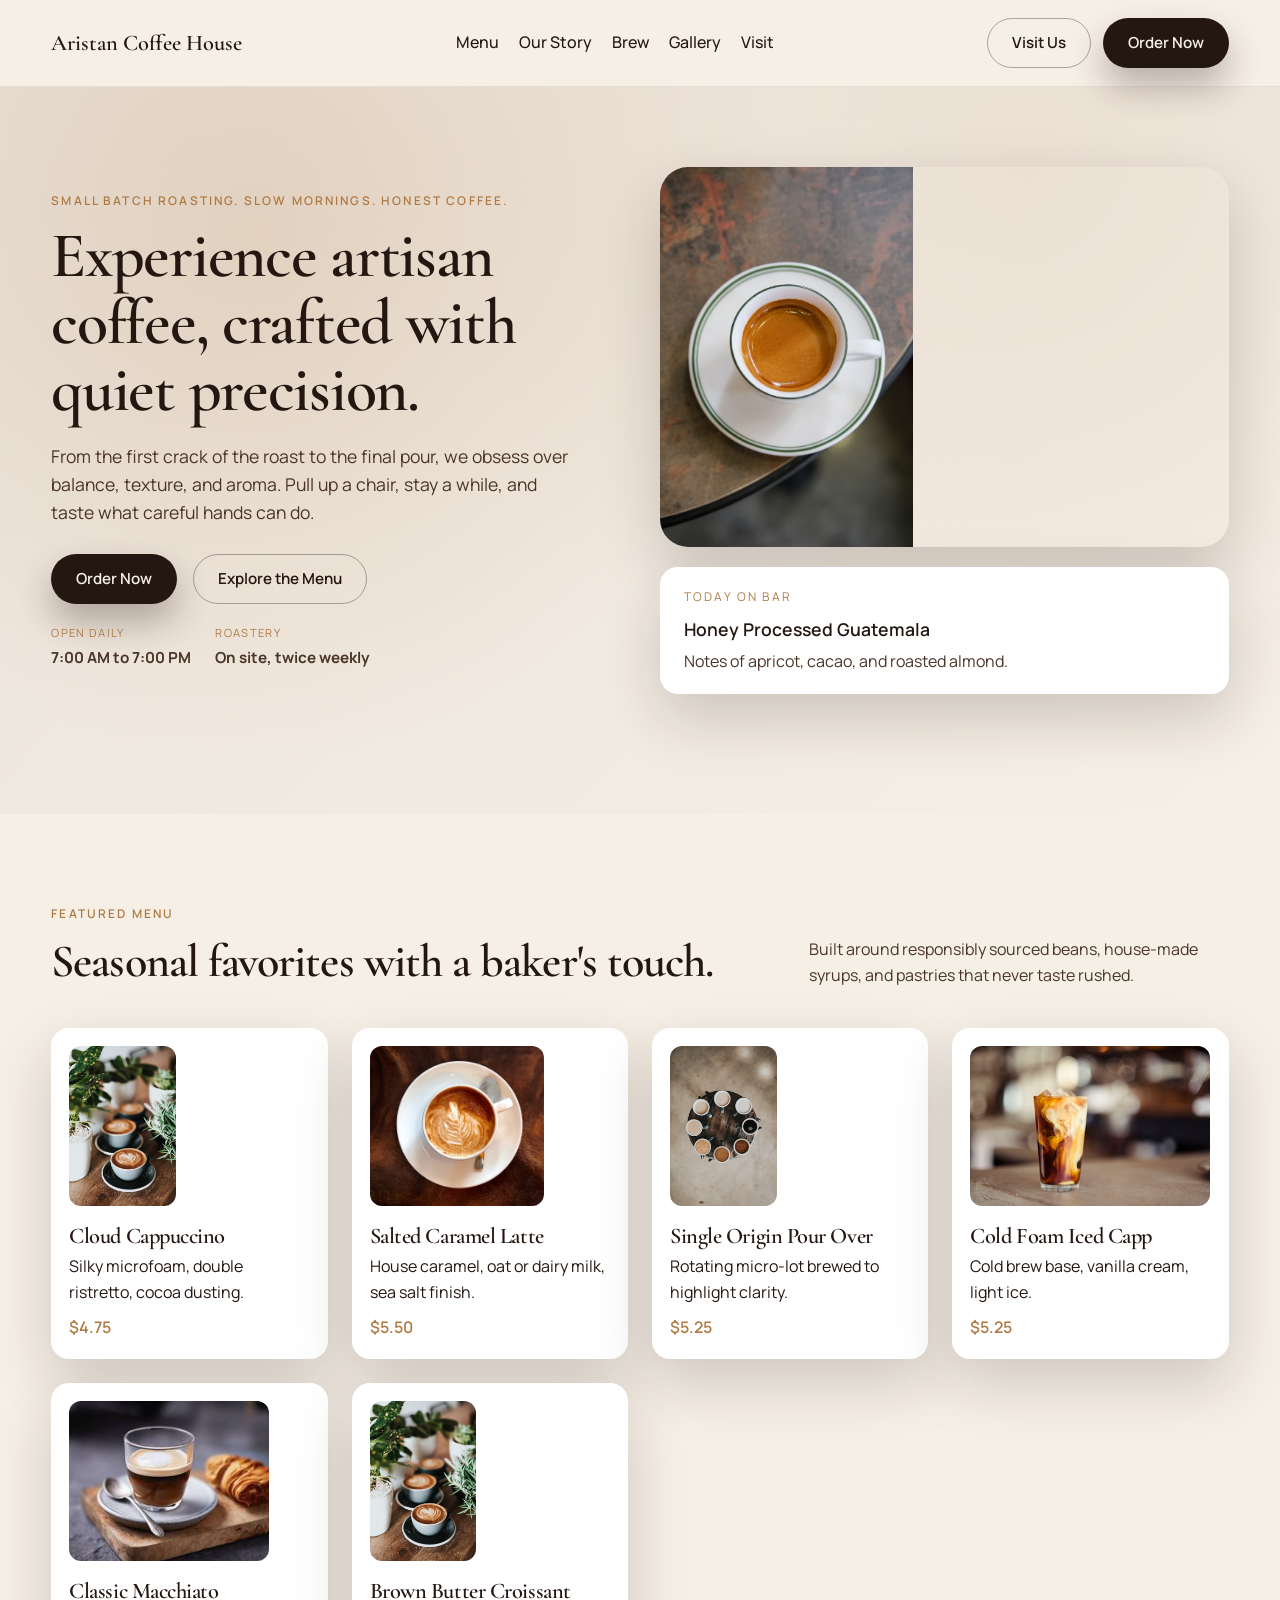
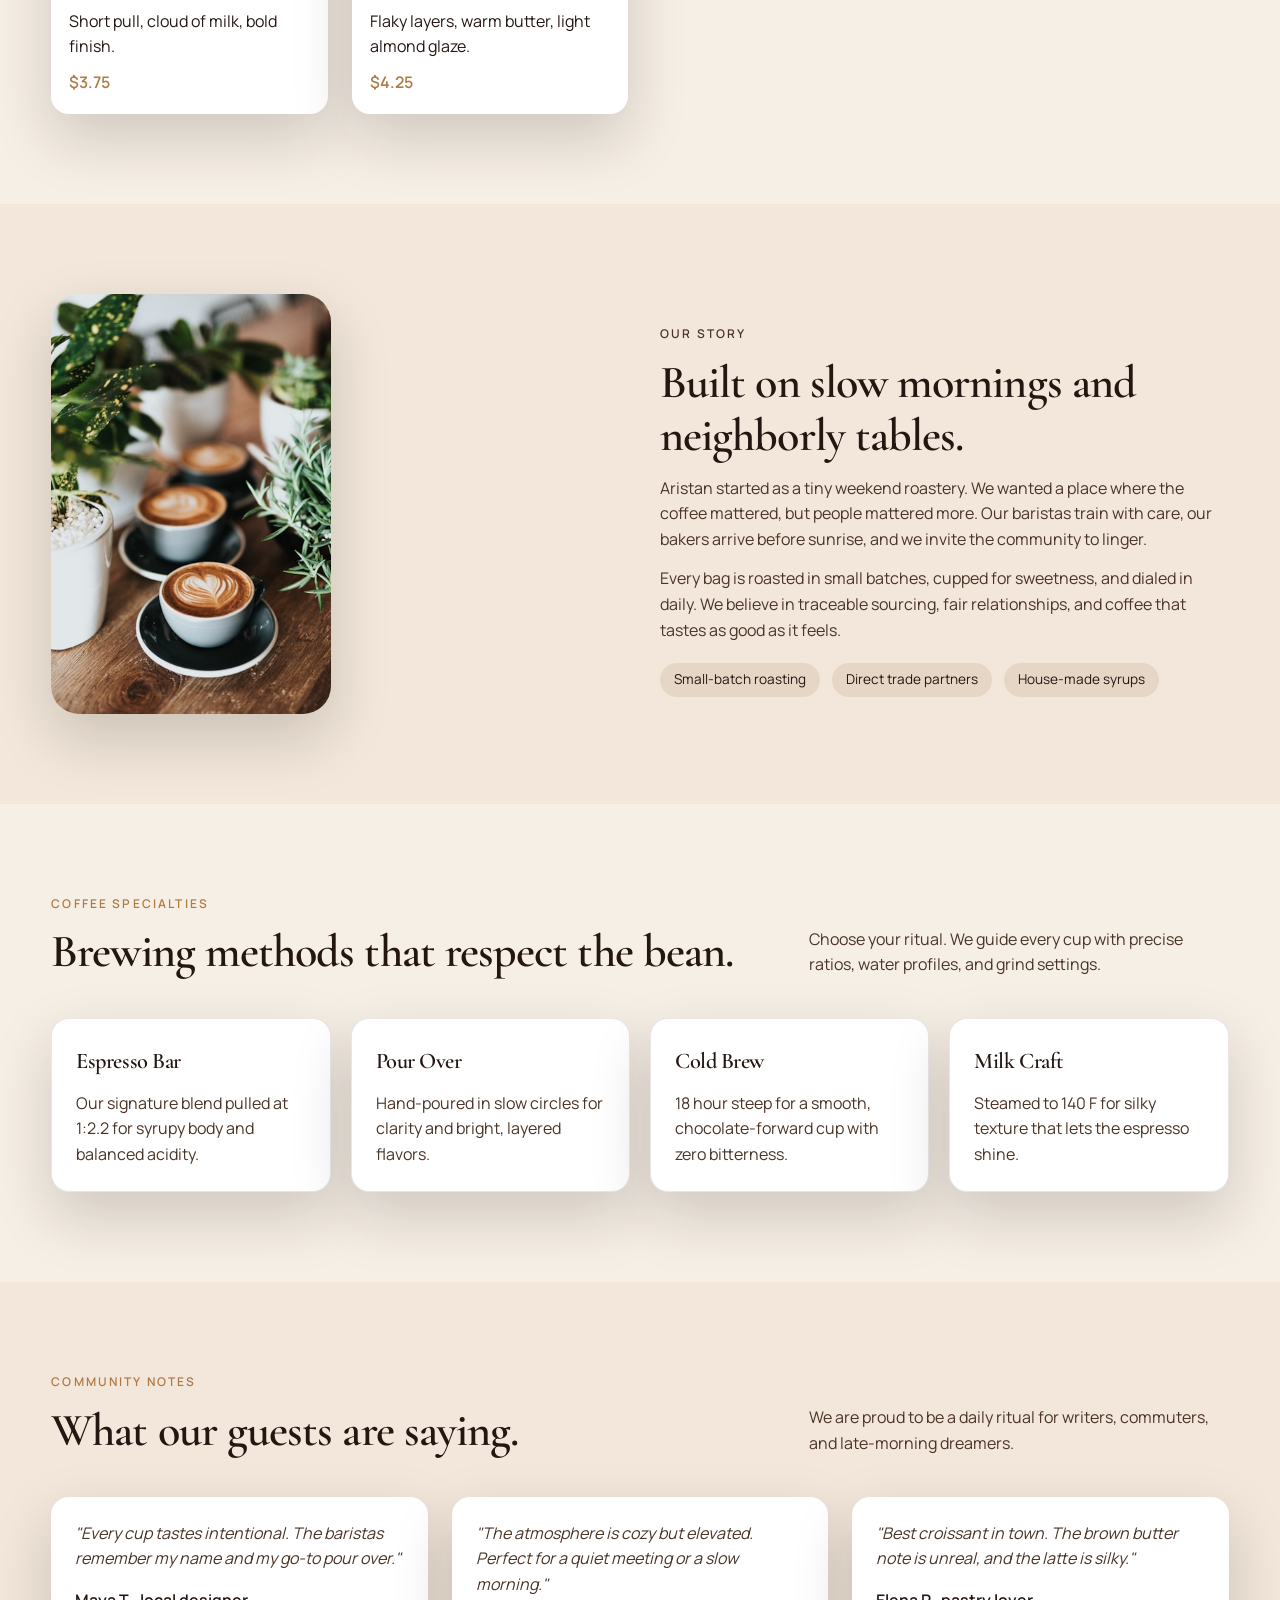
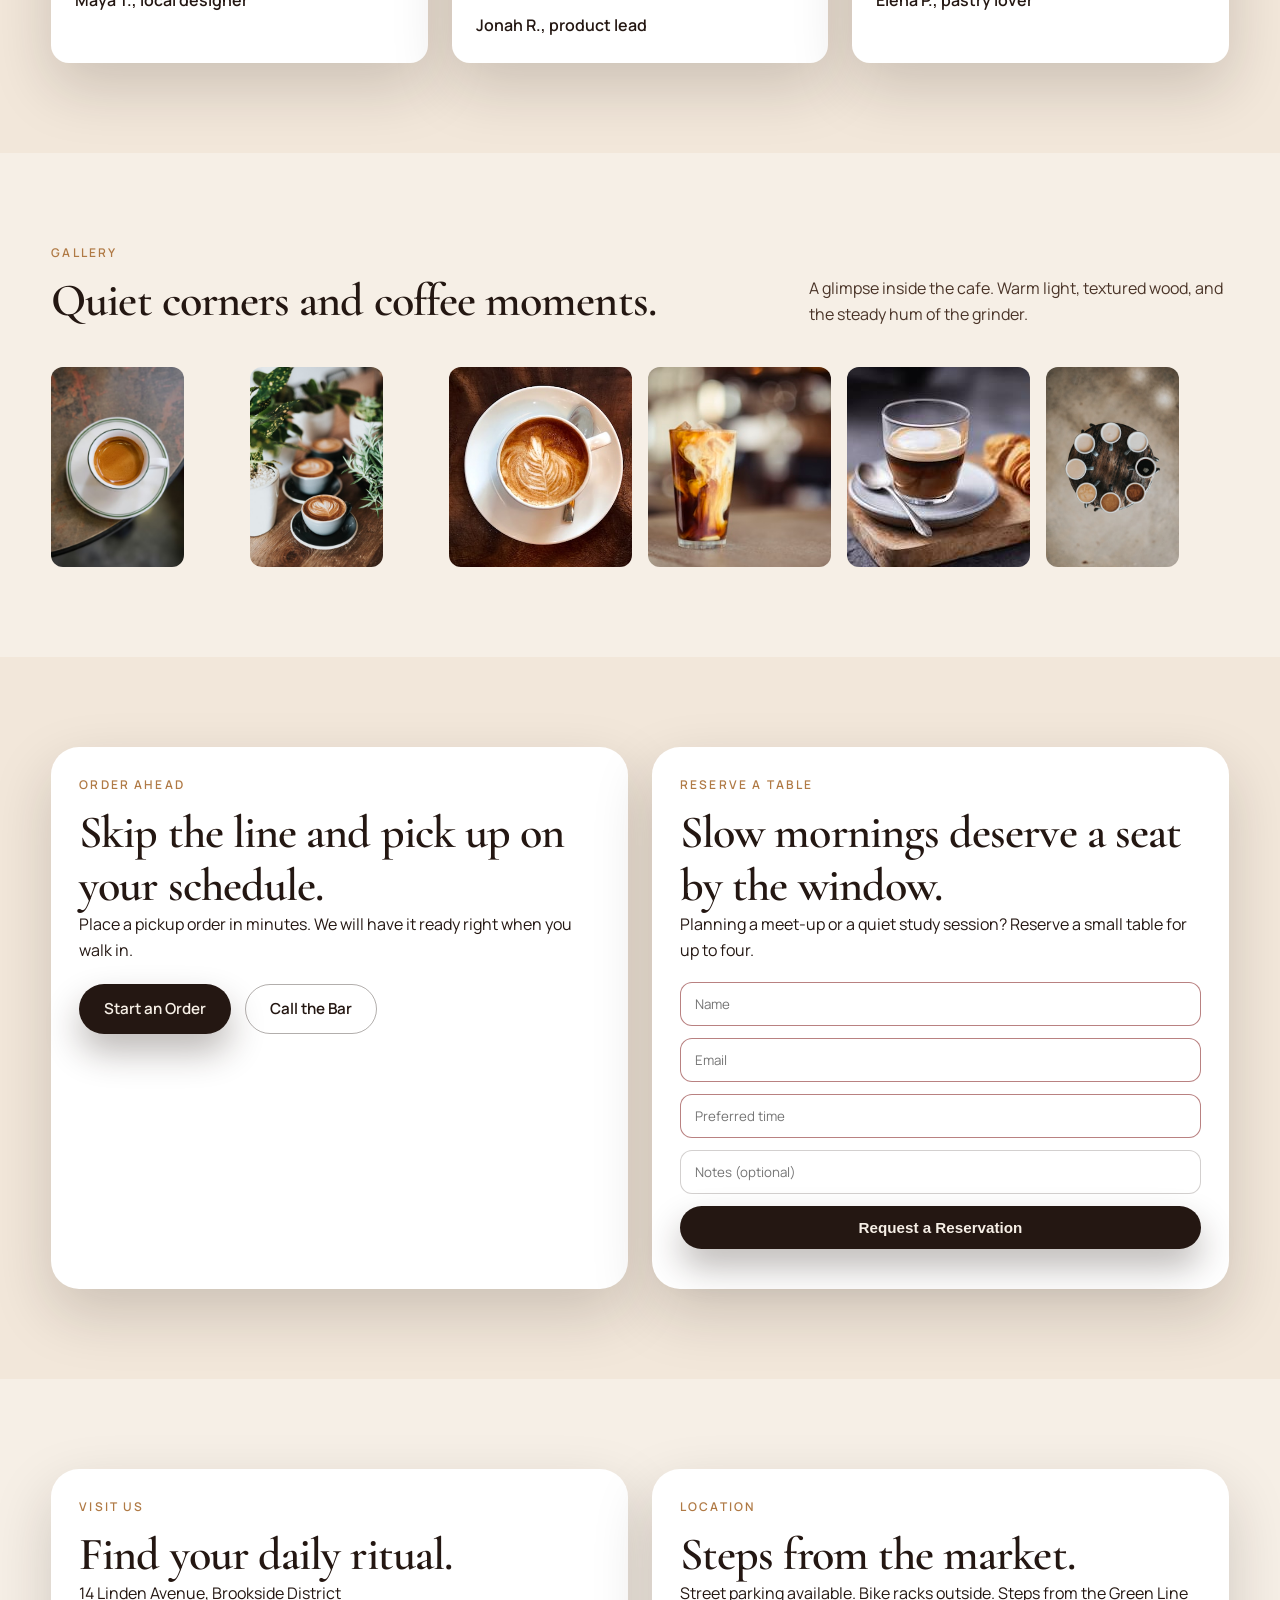
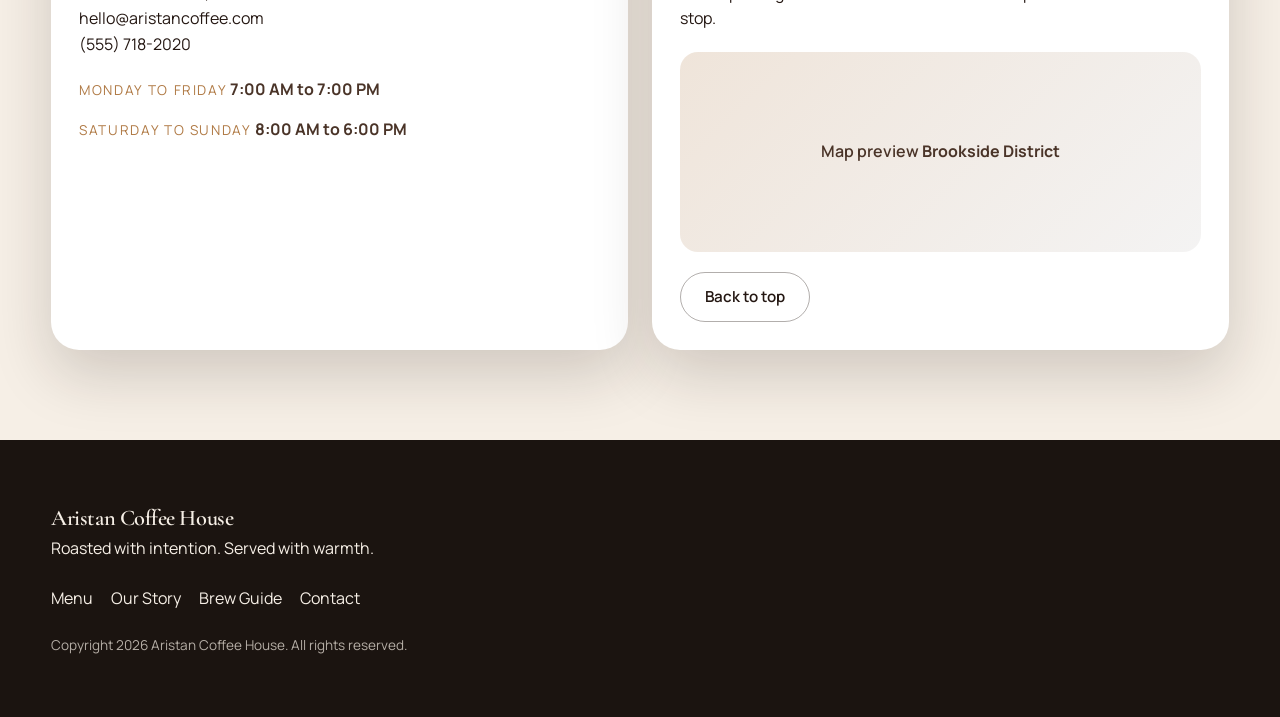
<file: index.html>
﻿<!DOCTYPE html>
<html lang="en">
<head>
  <meta charset="UTF-8" />
  <meta name="viewport" content="width=device-width, initial-scale=1" />
  <title>Aristan Coffee House</title>
  <link rel="preconnect" href="https://fonts.googleapis.com" />
  <link rel="preconnect" href="https://fonts.gstatic.com" crossorigin />
  <link href="https://fonts.googleapis.com/css2?family=Cormorant+Garamond:wght@400;500;600;700&family=Manrope:wght@300;400;500;600;700&display=swap" rel="stylesheet" />
  <link rel="stylesheet" href="style.css" />
</head>
<body>
  <header class="site-header" id="top">
    <div class="nav-inner">
      <a class="brand" href="#top">Aristan Coffee House</a>
      <button class="nav-toggle" type="button" aria-expanded="false" aria-controls="nav-menu">Menu</button>
      <nav class="nav-links" id="nav-menu" aria-label="Primary">
        <a href="#menu">Menu</a>
        <a href="#story">Our Story</a>
        <a href="#brew">Brew</a>
        <a href="#gallery">Gallery</a>
        <a href="#contact">Visit</a>
      </nav>
      <div class="nav-cta">
        <a class="btn btn-ghost" href="#visit">Visit Us</a>
        <a class="btn btn-primary" href="menu.html">Order Now</a>
      </div>
    </div>
  </header>

  <main>
    <section class="hero" aria-labelledby="hero-title">
      <div class="hero-ambient"></div>
      <div class="container hero-grid">
        <div class="hero-copy fade-in">
          <p class="kicker">Small batch roasting. Slow mornings. Honest coffee.</p>
          <h1 id="hero-title">Experience artisan coffee, crafted with quiet precision.</h1>
          <p class="lead">From the first crack of the roast to the final pour, we obsess over balance, texture, and aroma. Pull up a chair, stay a while, and taste what careful hands can do.</p>
          <div class="hero-actions">
            <a class="btn btn-primary" href="menu.html">Order Now</a>
            <a class="btn btn-ghost" href="#menu">Explore the Menu</a>
          </div>
          <div class="hero-details">
            <div>
              <span class="detail-label">Open daily</span>
              <strong>7:00 AM to 7:00 PM</strong>
            </div>
            <div>
              <span class="detail-label">Roastery</span>
              <strong>On site, twice weekly</strong>
            </div>
          </div>
        </div>
        <div class="hero-media fade-in">
          <div class="hero-image">
            <img src="images/espresso.jpg" alt="Fresh espresso with crema" />
          </div>
          <div class="hero-card">
            <p class="card-title">Today on bar</p>
            <p class="card-name">Honey Processed Guatemala</p>
            <p class="card-note">Notes of apricot, cacao, and roasted almond.</p>
          </div>
        </div>
      </div>
    </section>

    <section class="section" id="menu">
      <div class="container">
        <div class="section-header reveal">
          <div>
            <p class="kicker">Featured menu</p>
            <h2>Seasonal favorites with a baker's touch.</h2>
          </div>
          <p class="section-lead">Built around responsibly sourced beans, house-made syrups, and pastries that never taste rushed.</p>
        </div>
        <div class="menu-cards reveal">
          <article class="menu-card">
            <img src="images/cappuccino.jpg" alt="Cappuccino with latte art" />
            <div>
              <h3>Cloud Cappuccino</h3>
              <p>Silky microfoam, double ristretto, cocoa dusting.</p>
              <span class="price">$4.75</span>
            </div>
          </article>
          <article class="menu-card">
            <img src="images/caramellatte.jpg" alt="Caramel latte" />
            <div>
              <h3>Salted Caramel Latte</h3>
              <p>House caramel, oat or dairy milk, sea salt finish.</p>
              <span class="price">$5.50</span>
            </div>
          </article>
          <article class="menu-card">
            <img src="images/hotcoffee.jpg" alt="Filter coffee" />
            <div>
              <h3>Single Origin Pour Over</h3>
              <p>Rotating micro-lot brewed to highlight clarity.</p>
              <span class="price">$5.25</span>
            </div>
          </article>
          <article class="menu-card">
            <img src="images/icedcapp.jpg" alt="Iced cappuccino" />
            <div>
              <h3>Cold Foam Iced Capp</h3>
              <p>Cold brew base, vanilla cream, light ice.</p>
              <span class="price">$5.25</span>
            </div>
          </article>
          <article class="menu-card">
            <img src="images/macchiato.jpg" alt="Macchiato" />
            <div>
              <h3>Classic Macchiato</h3>
              <p>Short pull, cloud of milk, bold finish.</p>
              <span class="price">$3.75</span>
            </div>
          </article>
          <article class="menu-card">
            <img src="images/cappuccino.jpg" alt="Pastry with coffee" />
            <div>
              <h3>Brown Butter Croissant</h3>
              <p>Flaky layers, warm butter, light almond glaze.</p>
              <span class="price">$4.25</span>
            </div>
          </article>
        </div>
      </div>
    </section>

    <section class="section section-contrast" id="story">
      <div class="container split">
        <div class="split-image reveal">
          <img src="images/cappuccino.jpg" alt="Latte art in a warm cafe" />
        </div>
        <div class="split-text reveal">
          <p class="kicker">Our story</p>
          <h2>Built on slow mornings and neighborly tables.</h2>
          <p>Aristan started as a tiny weekend roastery. We wanted a place where the coffee mattered, but people mattered more. Our baristas train with care, our bakers arrive before sunrise, and we invite the community to linger.</p>
          <p>Every bag is roasted in small batches, cupped for sweetness, and dialed in daily. We believe in traceable sourcing, fair relationships, and coffee that tastes as good as it feels.</p>
          <div class="pill-row">
            <span class="pill">Small-batch roasting</span>
            <span class="pill">Direct trade partners</span>
            <span class="pill">House-made syrups</span>
          </div>
        </div>
      </div>
    </section>

    <section class="section" id="brew">
      <div class="container">
        <div class="section-header reveal">
          <div>
            <p class="kicker">Coffee specialties</p>
            <h2>Brewing methods that respect the bean.</h2>
          </div>
          <p class="section-lead">Choose your ritual. We guide every cup with precise ratios, water profiles, and grind settings.</p>
        </div>
        <div class="method-grid reveal">
          <article class="method-card">
            <h3>Espresso Bar</h3>
            <p>Our signature blend pulled at 1:2.2 for syrupy body and balanced acidity.</p>
          </article>
          <article class="method-card">
            <h3>Pour Over</h3>
            <p>Hand-poured in slow circles for clarity and bright, layered flavors.</p>
          </article>
          <article class="method-card">
            <h3>Cold Brew</h3>
            <p>18 hour steep for a smooth, chocolate-forward cup with zero bitterness.</p>
          </article>
          <article class="method-card">
            <h3>Milk Craft</h3>
            <p>Steamed to 140 F for silky texture that lets the espresso shine.</p>
          </article>
        </div>
      </div>
    </section>

    <section class="section section-contrast" id="testimonials">
      <div class="container">
        <div class="section-header reveal">
          <div>
            <p class="kicker">Community notes</p>
            <h2>What our guests are saying.</h2>
          </div>
          <p class="section-lead">We are proud to be a daily ritual for writers, commuters, and late-morning dreamers.</p>
        </div>
        <div class="testimonial-grid reveal">
          <article class="testimonial-card">
            <p class="quote">"Every cup tastes intentional. The baristas remember my name and my go-to pour over."</p>
            <p class="author">Maya T., local designer</p>
          </article>
          <article class="testimonial-card">
            <p class="quote">"The atmosphere is cozy but elevated. Perfect for a quiet meeting or a slow morning."</p>
            <p class="author">Jonah R., product lead</p>
          </article>
          <article class="testimonial-card">
            <p class="quote">"Best croissant in town. The brown butter note is unreal, and the latte is silky."</p>
            <p class="author">Elena P., pastry lover</p>
          </article>
        </div>
      </div>
    </section>

    <section class="section" id="gallery">
      <div class="container">
        <div class="section-header reveal">
          <div>
            <p class="kicker">Gallery</p>
            <h2>Quiet corners and coffee moments.</h2>
          </div>
          <p class="section-lead">A glimpse inside the cafe. Warm light, textured wood, and the steady hum of the grinder.</p>
        </div>
        <div class="gallery-grid reveal">
          <img src="images/espresso.jpg" alt="Espresso shot" />
          <img src="images/cappuccino.jpg" alt="Latte art" />
          <img src="images/caramellatte.jpg" alt="Latte in a ceramic cup" />
          <img src="images/icedcapp.jpg" alt="Iced coffee" />
          <img src="images/macchiato.jpg" alt="Macchiato with foam" />
          <img src="images/hotcoffee.jpg" alt="Brewed coffee" />
        </div>
      </div>
    </section>

    <section class="section section-contrast" id="visit">
      <div class="container order-grid">
        <div class="order-card reveal">
          <p class="kicker">Order ahead</p>
          <h2>Skip the line and pick up on your schedule.</h2>
          <p>Place a pickup order in minutes. We will have it ready right when you walk in.</p>
          <div class="order-actions">
            <a class="btn btn-primary" href="menu.html">Start an Order</a>
            <a class="btn btn-ghost" href="#contact">Call the Bar</a>
          </div>
        </div>
        <div class="order-card reveal">
          <p class="kicker">Reserve a table</p>
          <h2>Slow mornings deserve a seat by the window.</h2>
          <p>Planning a meet-up or a quiet study session? Reserve a small table for up to four.</p>
          <form class="reservation-form" data-form action="https://formspree.io/f/your-id" method="POST" novalidate>
            <label class="sr-only" for="res-name">Name</label>
            <input id="res-name" type="text" name="name" placeholder="Name" autocomplete="name" required />

            <label class="sr-only" for="res-email">Email</label>
            <input id="res-email" type="email" name="email" placeholder="Email" autocomplete="email" required />

            <label class="sr-only" for="res-time">Preferred time</label>
            <input id="res-time" type="text" name="time" placeholder="Preferred time" autocomplete="off" required />

            <label class="sr-only" for="res-notes">Notes</label>
            <input id="res-notes" type="text" name="notes" placeholder="Notes (optional)" autocomplete="off" />

            <label class="sr-only" for="res-company">Company</label>
            <input id="res-company" class="hp-field" type="text" name="company" tabindex="-1" autocomplete="off" />

            <button class="btn btn-primary" type="submit">Request a Reservation</button>
            <p class="form-status" role="status" aria-live="polite"></p>
          </form>
        </div>
      </div>
    </section>

    <section class="section" id="contact">
      <div class="container contact-grid">
        <div class="contact-card reveal">
          <p class="kicker">Visit us</p>
          <h2>Find your daily ritual.</h2>
          <p>14 Linden Avenue, Brookside District</p>
          <p>hello@aristancoffee.com</p>
          <p>(555) 718-2020</p>
          <div class="hours">
            <div>
              <span>Monday to Friday</span>
              <strong>7:00 AM to 7:00 PM</strong>
            </div>
            <div>
              <span>Saturday to Sunday</span>
              <strong>8:00 AM to 6:00 PM</strong>
            </div>
          </div>
        </div>
        <div class="contact-card reveal">
          <p class="kicker">Location</p>
          <h2>Steps from the market.</h2>
          <p>Street parking available. Bike racks outside. Steps from the Green Line stop.</p>
          <div class="map-placeholder">
            <div>
              <span>Map preview</span>
              <strong>Brookside District</strong>
            </div>
          </div>
          <a class="btn btn-ghost" href="#top">Back to top</a>
        </div>
      </div>
    </section>
  </main>

  <footer class="footer">
    <div class="container footer-inner">
      <div>
        <h3>Aristan Coffee House</h3>
        <p>Roasted with intention. Served with warmth.</p>
      </div>
      <div class="footer-links">
        <a href="#menu">Menu</a>
        <a href="#story">Our Story</a>
        <a href="#brew">Brew Guide</a>
        <a href="#contact">Contact</a>
      </div>
      <p class="footer-note">Copyright 2026 Aristan Coffee House. All rights reserved.</p>
    </div>
  </footer>

  <script>
    const header = document.querySelector(".site-header");
    const navToggle = document.querySelector(".nav-toggle");

    if (navToggle && header) {
      navToggle.addEventListener("click", () => {
        const isOpen = header.classList.toggle("menu-open");
        navToggle.setAttribute("aria-expanded", String(isOpen));
      });

      document.querySelectorAll(".nav-links a").forEach((link) => {
        link.addEventListener("click", () => {
          header.classList.remove("menu-open");
          navToggle.setAttribute("aria-expanded", "false");
        });
      });
    }

    const prefersReducedMotion = window.matchMedia("(prefers-reduced-motion: reduce)").matches;
    const navLinks = document.querySelectorAll('a[href^="#"]');

    navLinks.forEach((link) => {
      link.addEventListener("click", (event) => {
        const targetId = link.getAttribute("href");
        if (!targetId || targetId.length < 2) {
          return;
        }

        const target = document.querySelector(targetId);
        if (!target) {
          return;
        }

        event.preventDefault();

        if (prefersReducedMotion) {
          target.scrollIntoView({ behavior: "auto", block: "start" });
          return;
        }

        const headerOffset = header ? header.offsetHeight + 16 : 0;
        const start = window.scrollY;
        const targetPosition = target.getBoundingClientRect().top + window.scrollY - headerOffset;
        const distance = targetPosition - start;
        const duration = 750;
        let startTime = null;

        const easeInOutCubic = (t) =>
          t < 0.5 ? 4 * t * t * t : 1 - Math.pow(-2 * t + 2, 3) / 2;

        const step = (timestamp) => {
          if (startTime === null) {
            startTime = timestamp;
          }
          const elapsed = timestamp - startTime;
          const progress = Math.min(elapsed / duration, 1);
          const eased = easeInOutCubic(progress);
          window.scrollTo(0, start + distance * eased);
          if (elapsed < duration) {
            window.requestAnimationFrame(step);
          }
        };

        window.requestAnimationFrame(step);
      });
    });

    const reveals = document.querySelectorAll(".reveal");
    const observer = new IntersectionObserver(
      (entries) => {
        entries.forEach((entry) => {
          if (entry.isIntersecting) {
            entry.target.classList.add("is-visible");
            observer.unobserve(entry.target);
          }
        });
      },
      { threshold: 0.2 }
    );

    reveals.forEach((el) => observer.observe(el));

    const forms = document.querySelectorAll("[data-form]");
    forms.forEach((form) => {
      const status = form.querySelector(".form-status");
      const submitButton = form.querySelector("button[type='submit']");

      form.addEventListener("submit", async (event) => {
        if (!form.checkValidity()) {
          event.preventDefault();
          form.reportValidity();
          if (status) {
            status.textContent = "Please complete the highlighted fields.";
            status.className = "form-status error";
          }
          return;
        }

        event.preventDefault();

        if (submitButton) {
          submitButton.disabled = true;
          submitButton.textContent = "Sending...";
        }
        form.setAttribute("aria-busy", "true");

        const action = form.getAttribute("action") || "";
        const isPlaceholder = action.includes("your-id") || action.trim() === "";

        if (isPlaceholder) {
          if (status) {
            status.textContent =
              "Reservation ready to send. Add your form endpoint to receive submissions.";
            status.className = "form-status success";
          }
          form.setAttribute("aria-busy", "false");
          if (submitButton) {
            submitButton.disabled = false;
            submitButton.textContent = "Request a Reservation";
          }
          return;
        }

        try {
          const response = await fetch(action, {
            method: "POST",
            body: new FormData(form),
            headers: { Accept: "application/json" },
          });

          if (response.ok) {
            form.reset();
            if (status) {
              status.textContent =
                "Thanks! Your reservation request is in. We'll confirm shortly.";
              status.className = "form-status success";
            }
          } else {
            if (status) {
              status.textContent =
                "Hmm, something went wrong. Please call the bar to confirm.";
              status.className = "form-status error";
            }
          }
        } catch (error) {
          if (status) {
            status.textContent =
              "Network error. Please try again or call the bar.";
            status.className = "form-status error";
          }
        } finally {
          form.setAttribute("aria-busy", "false");
          if (submitButton) {
            submitButton.disabled = false;
            submitButton.textContent = "Request a Reservation";
          }
        }
      });
    });
  </script>
</body>
</html>
</file>
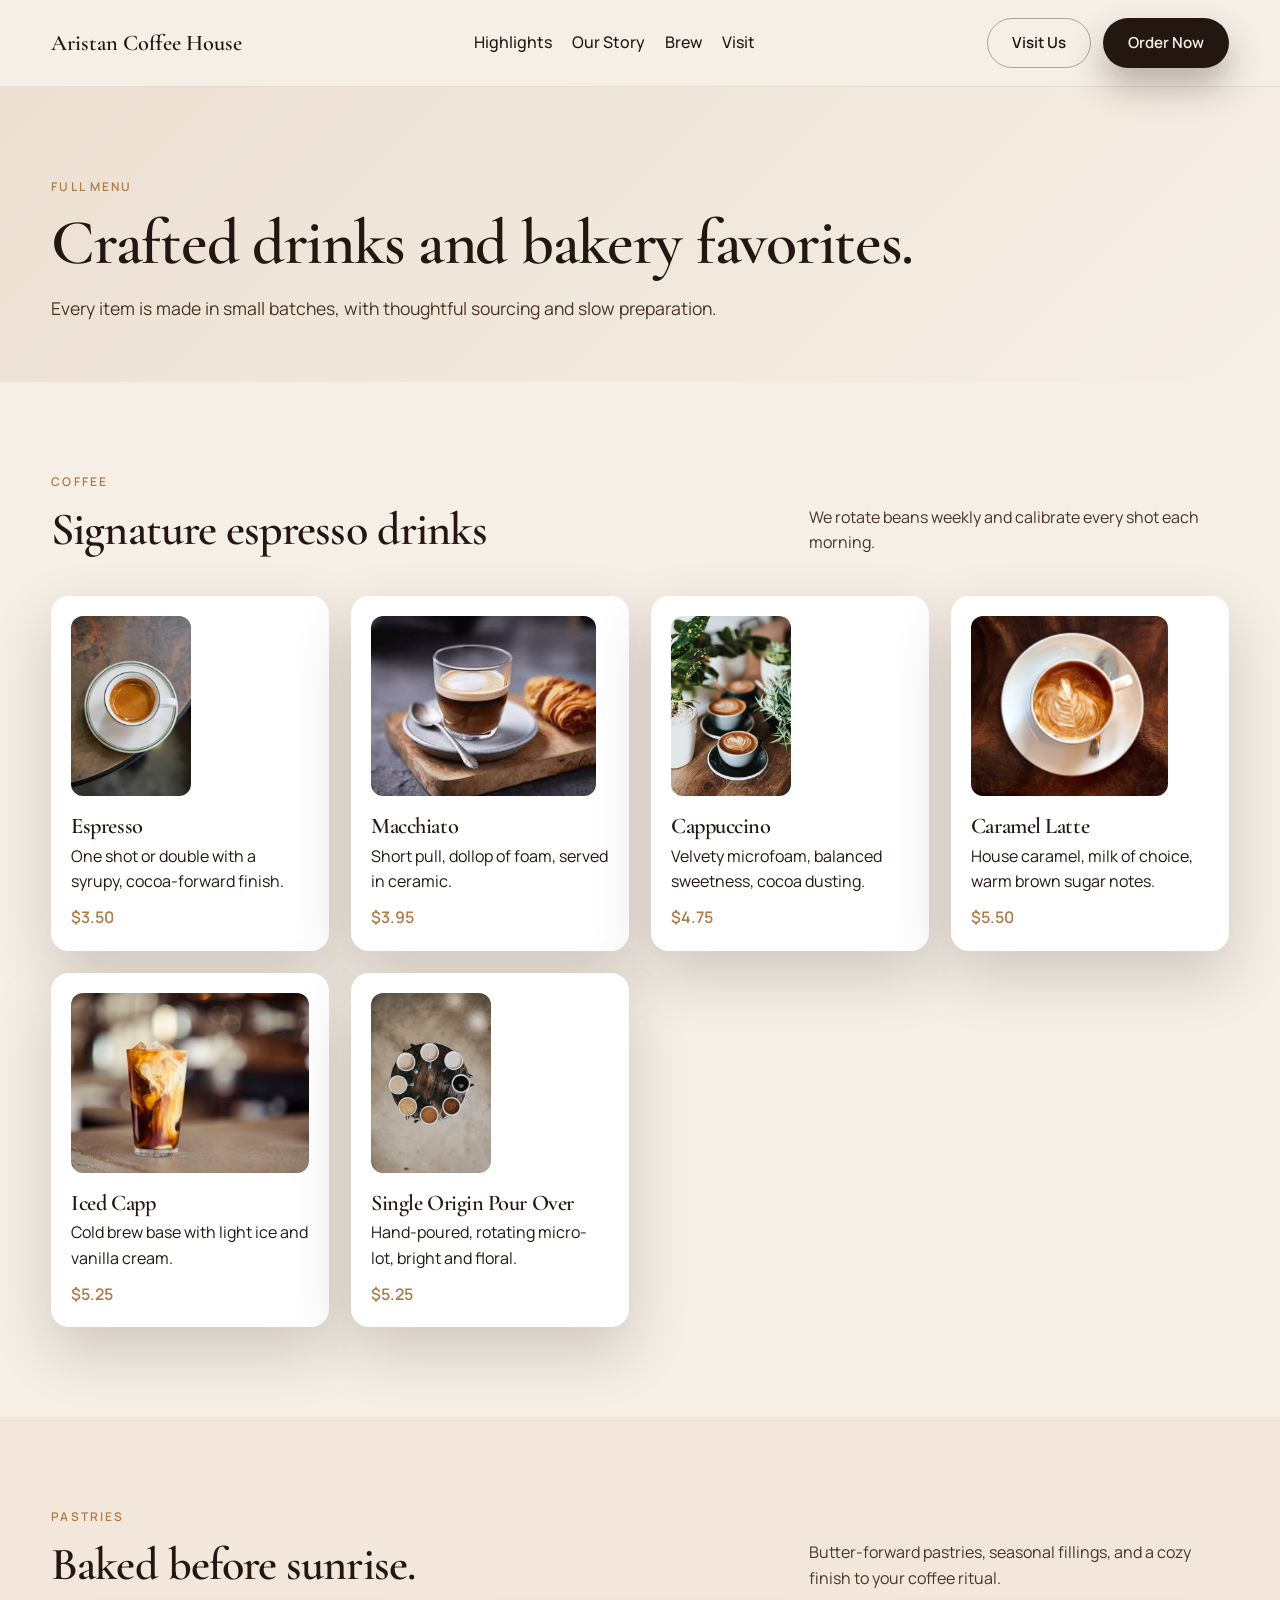
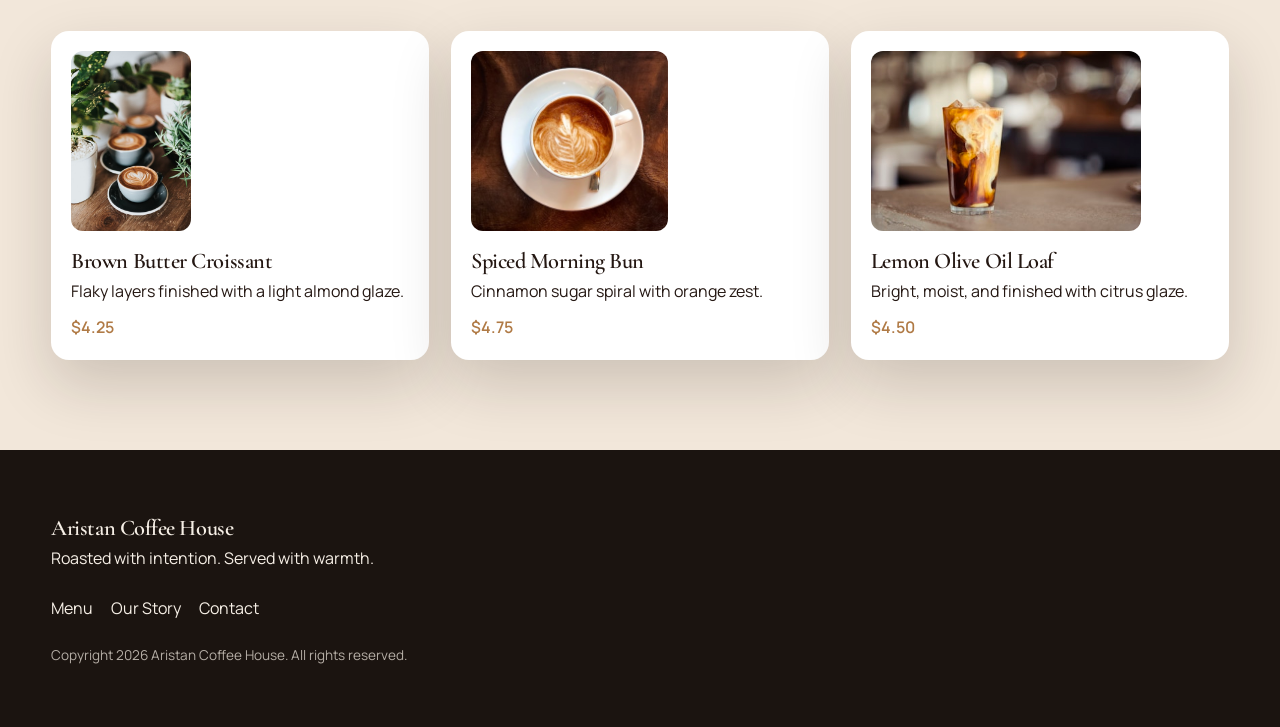
<file: menu.html>
﻿<!DOCTYPE html>
<html lang="en">
<head>
  <meta charset="UTF-8" />
  <meta name="viewport" content="width=device-width, initial-scale=1" />
  <title>Menu - Aristan Coffee House</title>
  <link rel="preconnect" href="https://fonts.googleapis.com" />
  <link rel="preconnect" href="https://fonts.gstatic.com" crossorigin />
  <link href="https://fonts.googleapis.com/css2?family=Cormorant+Garamond:wght@400;500;600;700&family=Manrope:wght@300;400;500;600;700&display=swap" rel="stylesheet" />
  <link rel="stylesheet" href="style.css" />
</head>
<body>
  <header class="site-header" id="top">
    <div class="nav-inner">
      <a class="brand" href="index.html">Aristan Coffee House</a>
      <button class="nav-toggle" type="button" aria-expanded="false" aria-controls="nav-menu">Menu</button>
      <nav class="nav-links" id="nav-menu" aria-label="Primary">
        <a href="index.html#menu">Highlights</a>
        <a href="index.html#story">Our Story</a>
        <a href="index.html#brew">Brew</a>
        <a href="index.html#contact">Visit</a>
      </nav>
      <div class="nav-cta">
        <a class="btn btn-ghost" href="index.html#visit">Visit Us</a>
        <a class="btn btn-primary" href="menu.html">Order Now</a>
      </div>
    </div>
  </header>

  <main>
    <section class="menu-hero">
      <div class="container">
        <p class="kicker">Full menu</p>
        <h1>Crafted drinks and bakery favorites.</h1>
        <p class="lead">Every item is made in small batches, with thoughtful sourcing and slow preparation.</p>
      </div>
    </section>

    <section class="menu-page">
      <div class="container">
        <div class="section-header">
          <div>
            <p class="kicker">Coffee</p>
            <h2>Signature espresso drinks</h2>
          </div>
          <p class="section-lead">We rotate beans weekly and calibrate every shot each morning.</p>
        </div>
        <div class="menu-list">
          <article class="menu-item-card">
            <img src="images/espresso.jpg" alt="Espresso" />
            <div>
              <h3>Espresso</h3>
              <p>One shot or double with a syrupy, cocoa-forward finish.</p>
              <span class="price">$3.50</span>
            </div>
          </article>
          <article class="menu-item-card">
            <img src="images/macchiato.jpg" alt="Macchiato" />
            <div>
              <h3>Macchiato</h3>
              <p>Short pull, dollop of foam, served in ceramic.</p>
              <span class="price">$3.95</span>
            </div>
          </article>
          <article class="menu-item-card">
            <img src="images/cappuccino.jpg" alt="Cappuccino" />
            <div>
              <h3>Cappuccino</h3>
              <p>Velvety microfoam, balanced sweetness, cocoa dusting.</p>
              <span class="price">$4.75</span>
            </div>
          </article>
          <article class="menu-item-card">
            <img src="images/caramellatte.jpg" alt="Caramel Latte" />
            <div>
              <h3>Caramel Latte</h3>
              <p>House caramel, milk of choice, warm brown sugar notes.</p>
              <span class="price">$5.50</span>
            </div>
          </article>
          <article class="menu-item-card">
            <img src="images/icedcapp.jpg" alt="Iced coffee" />
            <div>
              <h3>Iced Capp</h3>
              <p>Cold brew base with light ice and vanilla cream.</p>
              <span class="price">$5.25</span>
            </div>
          </article>
          <article class="menu-item-card">
            <img src="images/hotcoffee.jpg" alt="Filter coffee" />
            <div>
              <h3>Single Origin Pour Over</h3>
              <p>Hand-poured, rotating micro-lot, bright and floral.</p>
              <span class="price">$5.25</span>
            </div>
          </article>
        </div>
      </div>
    </section>

    <section class="section section-contrast">
      <div class="container">
        <div class="section-header">
          <div>
            <p class="kicker">Pastries</p>
            <h2>Baked before sunrise.</h2>
          </div>
          <p class="section-lead">Butter-forward pastries, seasonal fillings, and a cozy finish to your coffee ritual.</p>
        </div>
        <div class="menu-list">
          <article class="menu-item-card">
            <img src="images/cappuccino.jpg" alt="Brown butter croissant" />
            <div>
              <h3>Brown Butter Croissant</h3>
              <p>Flaky layers finished with a light almond glaze.</p>
              <span class="price">$4.25</span>
            </div>
          </article>
          <article class="menu-item-card">
            <img src="images/caramellatte.jpg" alt="Morning bun" />
            <div>
              <h3>Spiced Morning Bun</h3>
              <p>Cinnamon sugar spiral with orange zest.</p>
              <span class="price">$4.75</span>
            </div>
          </article>
          <article class="menu-item-card">
            <img src="images/icedcapp.jpg" alt="Lemon loaf" />
            <div>
              <h3>Lemon Olive Oil Loaf</h3>
              <p>Bright, moist, and finished with citrus glaze.</p>
              <span class="price">$4.50</span>
            </div>
          </article>
        </div>
      </div>
    </section>
  </main>

  <footer class="footer">
    <div class="container footer-inner">
      <div>
        <h3>Aristan Coffee House</h3>
        <p>Roasted with intention. Served with warmth.</p>
      </div>
      <div class="footer-links">
        <a href="index.html#menu">Menu</a>
        <a href="index.html#story">Our Story</a>
        <a href="index.html#contact">Contact</a>
      </div>
      <p class="footer-note">Copyright 2026 Aristan Coffee House. All rights reserved.</p>
    </div>
  </footer>

  <script>
    const header = document.querySelector(".site-header");
    const navToggle = document.querySelector(".nav-toggle");

    if (navToggle && header) {
      navToggle.addEventListener("click", () => {
        const isOpen = header.classList.toggle("menu-open");
        navToggle.setAttribute("aria-expanded", String(isOpen));
      });

      document.querySelectorAll(".nav-links a").forEach((link) => {
        link.addEventListener("click", () => {
          header.classList.remove("menu-open");
          navToggle.setAttribute("aria-expanded", "false");
        });
      });
    }
  </script>
</body>
</html>
</file>
<file: style.css>
﻿:root {
  --cream: #f6efe6;
  --sand: #e5d6c5;
  --latte: #c5aa8d;
  --copper: #b07a45;
  --mocha: #4a3428;
  --espresso: #241712;
  --charcoal: #1b1410;
  --white: #ffffff;
  --shadow: 0 24px 60px rgba(36, 23, 18, 0.18);
  --radius-lg: 28px;
  --radius-md: 18px;
  --radius-sm: 12px;
}

* {
  box-sizing: border-box;
  margin: 0;
  padding: 0;
}

html {
  scroll-behavior: smooth;
}

body {
  font-family: "Manrope", "Segoe UI", sans-serif;
  background: var(--cream);
  color: var(--espresso);
  line-height: 1.6;
}

img {
  max-width: 100%;
  display: block;
}

a {
  color: inherit;
  text-decoration: none;
}

section {
  scroll-margin-top: 110px;
}

.container {
  width: min(1200px, 92vw);
  margin: 0 auto;
}

.kicker {
  text-transform: uppercase;
  letter-spacing: 0.18em;
  font-size: 0.75rem;
  font-weight: 600;
  color: var(--copper);
  margin-bottom: 12px;
}

.lead {
  font-size: 1.1rem;
  color: var(--mocha);
  margin-top: 18px;
}

h1,
h2,
h3 {
  font-family: "Cormorant Garamond", "Times New Roman", serif;
  font-weight: 600;
  letter-spacing: -0.02em;
}

h1 {
  font-size: clamp(2.8rem, 5vw, 4.6rem);
  line-height: 1.05;
}

h2 {
  font-size: clamp(2rem, 3.6vw, 3.2rem);
  line-height: 1.15;
}

h3 {
  font-size: 1.4rem;
}

.btn {
  display: inline-flex;
  align-items: center;
  justify-content: center;
  padding: 12px 24px;
  border-radius: 999px;
  font-weight: 600;
  font-size: 0.95rem;
  border: 1px solid transparent;
  transition: transform 0.25s ease, box-shadow 0.25s ease;
}

.btn-primary {
  background: var(--espresso);
  color: var(--cream);
  box-shadow: 0 18px 35px rgba(36, 23, 18, 0.3);
}

.btn-primary:hover {
  transform: translateY(-2px);
}

.btn-ghost {
  border-color: rgba(36, 23, 18, 0.35);
  color: var(--espresso);
  background: transparent;
}

.btn-ghost:hover {
  transform: translateY(-2px);
}

.site-header {
  position: sticky;
  top: 0;
  z-index: 10;
  backdrop-filter: blur(14px);
  background: rgba(246, 239, 230, 0.92);
  border-bottom: 1px solid rgba(36, 23, 18, 0.08);
}

.nav-inner {
  width: min(1200px, 92vw);
  margin: 0 auto;
  display: flex;
  align-items: center;
  justify-content: space-between;
  gap: 20px;
  padding: 18px 0;
  flex-wrap: wrap;
}

.brand {
  font-family: "Cormorant Garamond", "Times New Roman", serif;
  font-size: 1.4rem;
  font-weight: 600;
}

.nav-links {
  display: flex;
  gap: 20px;
  font-weight: 500;
}

.nav-links a {
  position: relative;
}

.nav-links a::after {
  content: "";
  position: absolute;
  left: 0;
  bottom: -6px;
  width: 0;
  height: 2px;
  background: var(--copper);
  transition: width 0.3s ease;
}

.nav-links a:hover::after {
  width: 100%;
}

.nav-cta {
  display: flex;
  gap: 12px;
}

.nav-toggle {
  display: none;
  border: 1px solid rgba(36, 23, 18, 0.25);
  background: var(--white);
  color: var(--espresso);
  padding: 8px 14px;
  border-radius: 999px;
  font-weight: 600;
}

.hero {
  position: relative;
  padding: 80px 0 120px;
  overflow: hidden;
}

.hero-ambient {
  position: absolute;
  inset: 0;
  background: radial-gradient(circle at 20% 20%, rgba(176, 122, 69, 0.2), transparent 45%),
    radial-gradient(circle at 80% 10%, rgba(229, 214, 197, 0.5), transparent 50%),
    linear-gradient(135deg, rgba(36, 23, 18, 0.05), rgba(246, 239, 230, 0));
  z-index: 0;
}

.hero-grid {
  position: relative;
  display: grid;
  grid-template-columns: repeat(auto-fit, minmax(280px, 1fr));
  gap: 40px;
  align-items: center;
  z-index: 1;
}

.hero-copy {
  max-width: 520px;
}

.hero-actions {
  display: flex;
  gap: 16px;
  flex-wrap: wrap;
  margin: 28px 0 20px;
}

.hero-details {
  display: flex;
  gap: 24px;
  flex-wrap: wrap;
  font-size: 0.95rem;
  color: var(--mocha);
}

.detail-label {
  text-transform: uppercase;
  font-size: 0.7rem;
  letter-spacing: 0.12em;
  color: var(--copper);
  display: block;
  margin-bottom: 4px;
}

.hero-media {
  display: grid;
  gap: 20px;
}

.hero-image {
  border-radius: var(--radius-lg);
  overflow: hidden;
  box-shadow: var(--shadow);
}

.hero-image img {
  height: 380px;
  object-fit: cover;
}

.hero-card {
  background: var(--white);
  border-radius: var(--radius-md);
  padding: 20px 24px;
  box-shadow: var(--shadow);
}

.card-title {
  font-size: 0.75rem;
  text-transform: uppercase;
  letter-spacing: 0.18em;
  color: var(--copper);
  margin-bottom: 8px;
}

.card-name {
  font-weight: 600;
  font-size: 1.1rem;
}

.card-note {
  color: var(--mocha);
  margin-top: 6px;
}

.section {
  padding: 90px 0;
}

.section-contrast {
  background: #f2e7da;
}

.section-header {
  display: flex;
  justify-content: space-between;
  align-items: flex-end;
  gap: 24px;
  margin-bottom: 40px;
}

.section-lead {
  max-width: 420px;
  color: var(--mocha);
}

.menu-cards {
  display: grid;
  grid-template-columns: repeat(auto-fit, minmax(240px, 1fr));
  gap: 24px;
}

.menu-card {
  background: var(--white);
  border-radius: var(--radius-md);
  padding: 18px;
  display: grid;
  gap: 12px;
  box-shadow: var(--shadow);
}

.menu-card img {
  border-radius: var(--radius-sm);
  height: 160px;
  object-fit: cover;
}

.price {
  display: inline-block;
  margin-top: 10px;
  font-weight: 600;
  color: var(--copper);
}

.split {
  display: grid;
  grid-template-columns: repeat(auto-fit, minmax(280px, 1fr));
  gap: 40px;
  align-items: center;
}

.split-image img {
  border-radius: var(--radius-lg);
  height: 420px;
  object-fit: cover;
  box-shadow: var(--shadow);
}

.split-text p {
  margin-top: 14px;
  color: var(--mocha);
}

.pill-row {
  display: flex;
  gap: 12px;
  flex-wrap: wrap;
  margin-top: 20px;
}

.pill {
  padding: 6px 14px;
  background: var(--sand);
  border-radius: 999px;
  font-size: 0.85rem;
}

.method-grid {
  display: grid;
  grid-template-columns: repeat(auto-fit, minmax(220px, 1fr));
  gap: 20px;
}

.method-card {
  border: 1px solid rgba(36, 23, 18, 0.1);
  border-radius: var(--radius-md);
  padding: 24px;
  background: var(--white);
  box-shadow: var(--shadow);
}

.method-card p {
  margin-top: 12px;
  color: var(--mocha);
}

.testimonial-grid {
  display: grid;
  grid-template-columns: repeat(auto-fit, minmax(240px, 1fr));
  gap: 24px;
}

.testimonial-card {
  background: var(--white);
  border-radius: var(--radius-md);
  padding: 24px;
  box-shadow: var(--shadow);
}

.quote {
  font-style: italic;
  color: var(--mocha);
}

.author {
  margin-top: 16px;
  font-weight: 600;
}

.gallery-grid {
  display: grid;
  grid-template-columns: repeat(auto-fit, minmax(180px, 1fr));
  gap: 16px;
}

.gallery-grid img {
  border-radius: var(--radius-sm);
  height: 200px;
  object-fit: cover;
}

.order-grid {
  display: grid;
  grid-template-columns: repeat(auto-fit, minmax(280px, 1fr));
  gap: 24px;
}

.order-card {
  background: var(--white);
  border-radius: var(--radius-lg);
  padding: 28px;
  box-shadow: var(--shadow);
}

.order-actions {
  display: flex;
  gap: 14px;
  flex-wrap: wrap;
  margin-top: 20px;
}

.reservation-form {
  display: grid;
  gap: 12px;
  margin-top: 18px;
}

.reservation-form input {
  padding: 12px 14px;
  border-radius: var(--radius-sm);
  border: 1px solid rgba(36, 23, 18, 0.2);
  font-family: inherit;
}

.reservation-form input:focus {
  outline: 2px solid rgba(176, 122, 69, 0.4);
  outline-offset: 2px;
}

.reservation-form input:invalid {
  border-color: rgba(139, 45, 45, 0.6);
}

.form-status {
  font-size: 0.95rem;
  color: var(--mocha);
}

.form-status.success {
  color: #2f5f3a;
}

.form-status.error {
  color: #8b2d2d;
}

.sr-only {
  position: absolute;
  width: 1px;
  height: 1px;
  padding: 0;
  margin: -1px;
  overflow: hidden;
  clip: rect(0, 0, 0, 0);
  border: 0;
}

.hp-field {
  position: absolute;
  left: -9999px;
}

.contact-grid {
  display: grid;
  grid-template-columns: repeat(auto-fit, minmax(280px, 1fr));
  gap: 24px;
}

.contact-card {
  background: var(--white);
  border-radius: var(--radius-lg);
  padding: 28px;
  box-shadow: var(--shadow);
}

.hours {
  display: grid;
  gap: 14px;
  margin-top: 20px;
  color: var(--mocha);
}

.hours span {
  font-size: 0.85rem;
  text-transform: uppercase;
  letter-spacing: 0.12em;
  color: var(--copper);
}

.map-placeholder {
  margin: 20px 0;
  height: 200px;
  border-radius: var(--radius-md);
  background: linear-gradient(135deg, rgba(176, 122, 69, 0.2), rgba(36, 23, 18, 0.05));
  display: flex;
  align-items: center;
  justify-content: center;
  text-align: center;
  color: var(--mocha);
  font-weight: 600;
}

.footer {
  background: var(--charcoal);
  color: var(--cream);
  padding: 60px 0;
}

.footer-inner {
  display: grid;
  gap: 24px;
}

.footer-links {
  display: flex;
  gap: 18px;
  flex-wrap: wrap;
}

.footer-note {
  font-size: 0.85rem;
  color: rgba(246, 239, 230, 0.7);
}

.fade-in {
  animation: fadeInUp 0.9s ease both;
}

.reveal {
  opacity: 0;
  transform: translateY(20px);
  transition: opacity 0.7s ease, transform 0.7s ease;
}

.reveal.is-visible {
  opacity: 1;
  transform: translateY(0);
}

@keyframes fadeInUp {
  from {
    opacity: 0;
    transform: translateY(20px);
  }
  to {
    opacity: 1;
    transform: translateY(0);
  }
}

@media (max-width: 900px) {
  .nav-inner {
    flex-direction: row;
    align-items: flex-start;
  }

  .nav-toggle {
    display: inline-flex;
    margin-left: auto;
  }

  .nav-links,
  .nav-cta {
    display: none;
    width: 100%;
    flex-direction: column;
    align-items: flex-start;
  }

  .nav-links {
    gap: 14px;
    padding: 12px 0 4px;
  }

  .nav-cta {
    padding-bottom: 12px;
  }

  .site-header.menu-open .nav-links,
  .site-header.menu-open .nav-cta {
    display: flex;
  }

  .nav-cta {
    width: 100%;
  }

  .section-header {
    flex-direction: column;
    align-items: flex-start;
  }
}

@media (max-width: 640px) {
  .nav-links {
    flex-wrap: wrap;
  }

  .hero {
    padding: 60px 0 80px;
  }

  .hero-image img {
    height: 280px;
  }
}

@media (prefers-reduced-motion: reduce) {
  html {
    scroll-behavior: auto;
  }

  .fade-in,
  .reveal {
    animation: none;
    transition: none;
  }
}

.menu-page {
  padding: 90px 0;
}

.menu-hero {
  padding: 90px 0 60px;
  background: linear-gradient(135deg, rgba(229, 214, 197, 0.6), rgba(246, 239, 230, 0.9));
}

.menu-hero h1 {
  margin-bottom: 12px;
}

.menu-list {
  display: grid;
  grid-template-columns: repeat(auto-fit, minmax(260px, 1fr));
  gap: 22px;
}

.menu-item-card {
  background: var(--white);
  border-radius: var(--radius-md);
  padding: 20px;
  box-shadow: var(--shadow);
  display: grid;
  gap: 12px;
}

.menu-item-card img {
  border-radius: var(--radius-sm);
  height: 180px;
  object-fit: cover;
}
</file>
